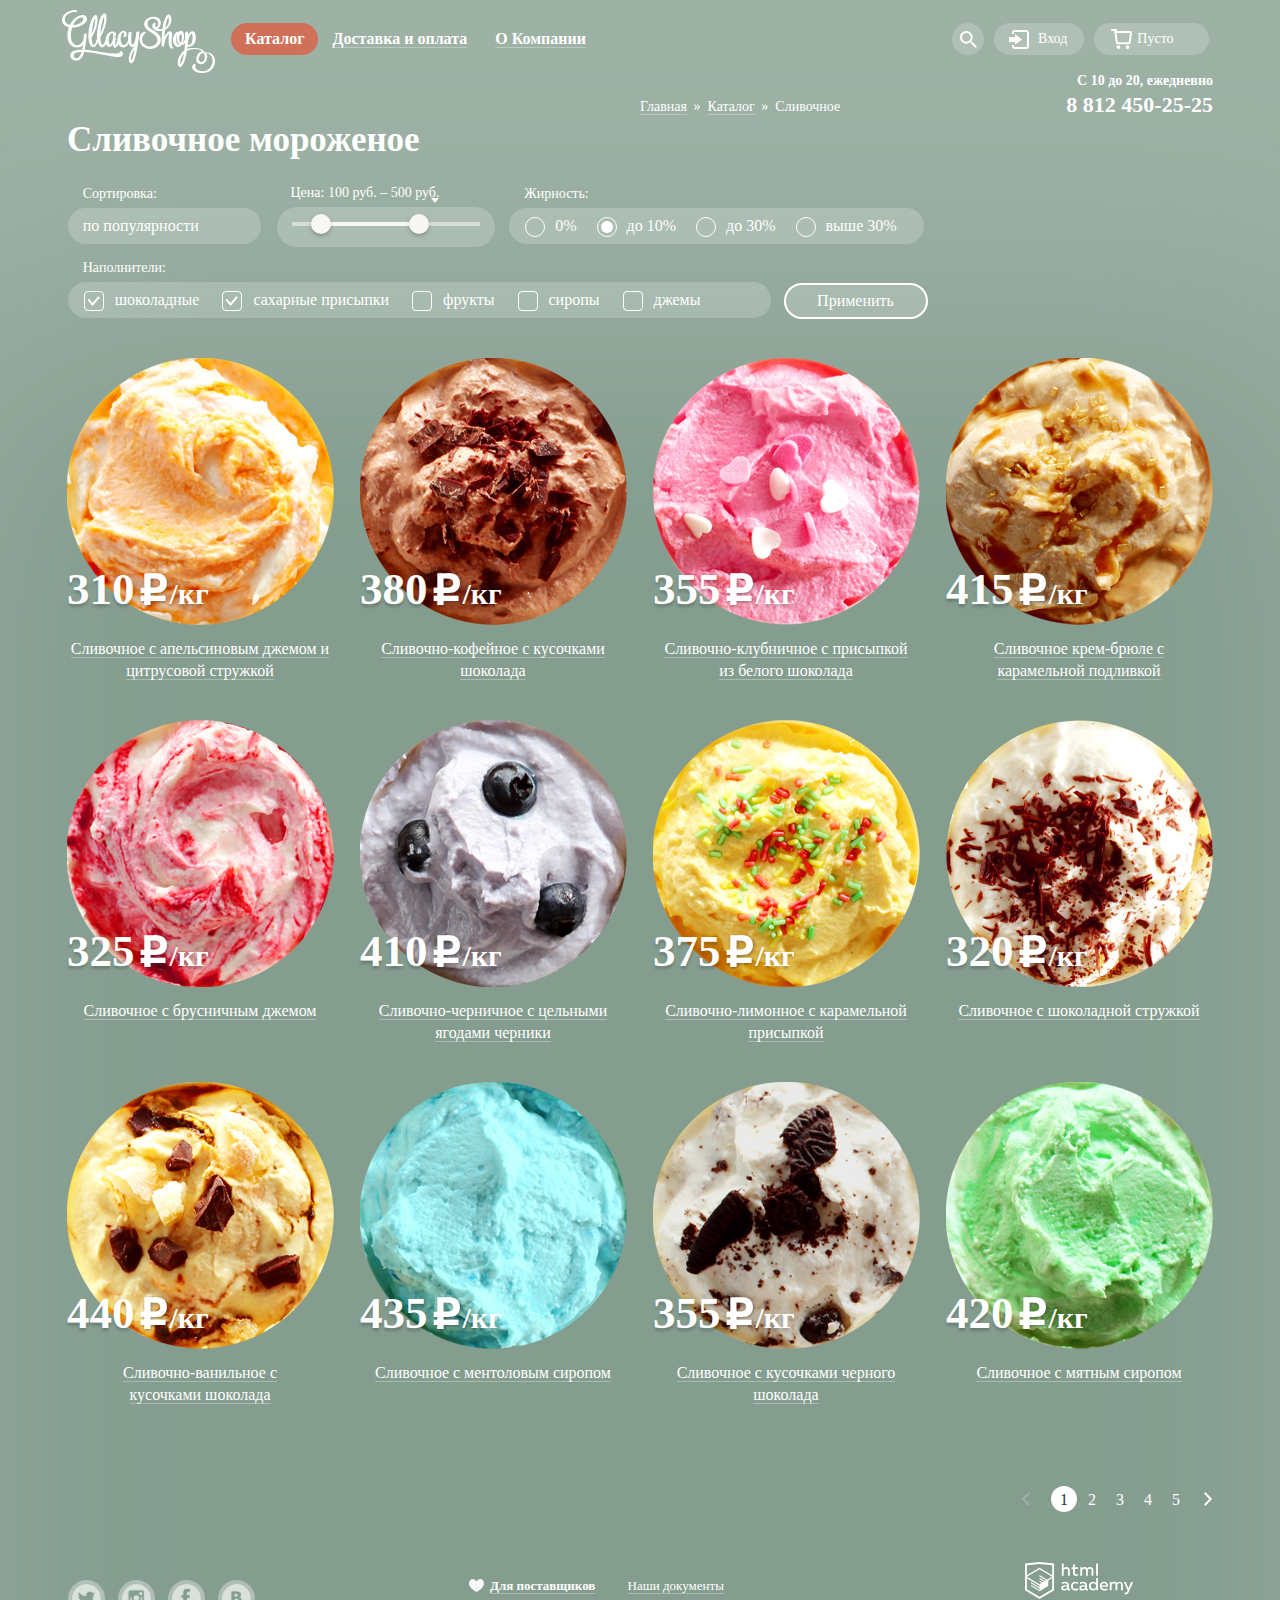
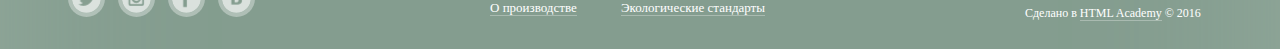
<file: catalog.html>
<!DOCTYPE html>
<html lang="ru">
  <head>
    <meta charset="utf-8">
    <title>Глейси</title>
    <link rel="stylesheet" href="css/normalize.css">
    <link href="css/style.css" rel="stylesheet">
  </head>
  <body class="catalog">
    <header class="main-header">
      <div class="container clearfix">
        <a class="logo-small" href="#"><img src="img/logo-small.svg" alt="Логотипчик"></a>
        <nav class="main-navigation">
          <ul>
            <li class="main-navigation-li">
              <a class="main-navigation-a highlighted" href="#">Каталог</a>
              <ul class="main-navigation-sub">
                <li><a class="sub-a sub-a-first" href="#">Новинки</a></li>
                <li><a class="sub-a" href="#">Сливочное</a></li>
                <li><a class="sub-a" href="#">Щербеты</a></li>
                <li><a class="sub-a" href="#">Фруктовый лед</a></li>
                <li><a class="sub-a" href="#">Мелорин</a></li>
              </ul>
            </li>
            <li>
              <a class="main-navigation-a" href="#">Доставка и оплата</a>
            </li>
            <li>
              <a class="main-navigation-a" href="#">О Компании</a>
            </li>
          </ul>
        </nav>
        <div class="user-block">
          <div class="user-block-search">
            <div class="search">
              <form action="#" method="post">
                <input type="search" placeholder="Что ищем?" value="" name="search-stuff">
              </form>
            </div>
          </div>
          <div class="user-block-login">
            <div class="login">
              <a class="login-btn" href="#">
                Вход
              </a>
              <div class="modal-content">
                <form class="login-form" action="https://echo.htmlacademy.ru" method="post">
                  <input class="icon-user" type="text" name="login" placeholder="Электронная почта">
                  <input class="icon-password" type="password"  name="password" placeholder="Пароль">
                  <button class="login-form-btn" type="submit">Войти</button>
                  <a class="restore" href="#">Забыли пароль?</a>
                  <a class="new-reg" href="#">Новая регистрация</a>
                </form>
              </div>
            </div>
          </div>
          <div class="user-block-purchases">
            <div class="purchases">
              <a class="purchases-view" href="#">
              Пусто
              </a>
            </div>
          </div>
        </div>
        <div class="info">
          <p>С 10 до 20, ежедневно</p>
          <p>8 812 450-25-25</p>
        </div>
      </div>
    </header>
    <div class="catalog-content">
      <main class="container clearfix">
        <ul class="catalog-content-breadcrumbs">
          <li class="breadcrumbs-arrow">
            <a href="#">Главная</a>
          </li>
          <li class="breadcrumbs-arrow">
            <a href="#">Каталог</a>
          </li>
          <li>
            <a class="breadcrumbs-highlighted" href="#">Сливочное</a>
          </li>
        </ul>
        <br>
        <h1 class="catalog-content-title">Сливочное мороженое</h1>
        <form class="catalog-form" action="#" method="post" enctype="multipart/form-data">
          <fieldset class="filter-sorting">
            <legend class="filter-name">Сортировка:</legend>
            <label>
              <select name="filter-name">
                <option value="popularity">по популярности</option>
              </select>
              <span class="arrow-top"></span>
            </label>
          </fieldset>
          <fieldset class="filter-price">
            <legend class="filter-name">Цена: 100 руб. – 500 руб.</legend>
            <input type="range" name="filter-price"><div class="range-half-white"><div class="range-white"><div class="range-left"></div><div class="range-right"></div></div></div>
          </fieldset>
          <fieldset class="filter-fatness">
            <legend class="filter-name">Жирность:</legend>
            <div class="filter-fatness-back">
              <input type="radio" id="fat-0" name="fatness" value="0">
              <label for="fat-0"><span></span>0%</label>
                <input type="radio" id="fat-10" name="fatness" value="upon-10" checked>
              <label for="fat-10"><span ></span>до 10%</label>
                <input type="radio" id="fat-30" name="fatness" value="upon-30">
              <label for="fat-30"><span></span>до 30%</label>
                <input type="radio" id="fat-more-30" name="fatness" value="above-30">
              <label for="fat-more-30"><span></span>выше 30%</label>
            </div>
          </fieldset>
          <fieldset class="filter-fill">
            <legend class="filter-name">Наполнители:</legend>
            <div class="filter-fill-back">
              <input type="checkbox" id="fill-choko" name="fill" value="chocolate" checked>
              <label for="fill-choko"><span></span>шоколадные</label>
              <input type="checkbox" id="fill-sugar" name="fill" value="powder" checked>
              <label for="fill-sugar"><span></span>сахарные присыпки</label>
              <input type="checkbox" id="fill-fruit" name="fill" value="fruit">
              <label for="fill-fruit"><span></span>фрукты</label>
              <input type="checkbox" id="fill-syrop" name="fill" value="syrop">
              <label for="fill-syrop"><span></span>сиропы</label>
              <input type="checkbox" id="fill-jam" name="fill" value="jam">
              <label for="fill-jam"><span></span>джемы</label>
            </div>
          </fieldset>
          <input class="catalog-form-btn" type="submit" value="Применить">
        </form>
        <div class="catalog-showcase clearfix">
          <article class="catalog-showcase-item">
            <div class="showcase-photo">
              <img src="img/icecream-1.png" width="267" height="267" alt="Итем-1">
              <div class="showcase-price">
                <p>310<span>/кг</span></p>
              </div>
            </div>  
            <div class="showcase-description">
              <a href="#" class="item-name">Сливочное с апельсиновым джемом и цитрусовой стружкой</a>
              <a href="#" class="item-btn">Быстрый просмотр</a>
            </div>
            <div class="item-bg"></div>
          </article>
          <article class="catalog-showcase-item">
            <div class="showcase-photo">
              <img src="img/icecream-2.png" width="267" height="267" alt="Итем-2">
              <div class="showcase-price">
                <p>380<span>/кг</span></p>
              </div>
            </div>  
            <div class="showcase-description">
              <a href="#" class="item-name">Сливочно-кофейное с кусочками шоколада</a>
              <a href="#" class="item-btn">Быстрый просмотр</a>
            </div>
            <div class="item-bg"></div>
          </article>
          <article class="catalog-showcase-item">
            <div class="showcase-photo">
              <img src="img/icecream-3.png" width="267" height="267" alt="Итем-3">
              <div class="showcase-price">
                <p>355<span>/кг</span></p>
              </div>
            </div>  
            <div class="showcase-description">
              <a href="#" class="item-name">Сливочно-клубничное с присыпкой из белого шоколада</a>
              <a href="#" class="item-btn">Быстрый просмотр</a>
            </div>
            <div class="item-bg"></div>
          </article>
          <article class="catalog-showcase-item">
            <div class="showcase-photo">
              <img src="img/icecream-4.png" width="267" height="267" alt="Итем-4">
              <div class="showcase-price">
                <p>415<span>/кг</span></p>
              </div>
            </div>  
            <div class="showcase-description">
              <a href="#" class="item-name">Сливочное крем-брюле с карамельной подливкой</a>
              <a href="#" class="item-btn">Быстрый просмотр</a>
            </div>
            <div class="item-bg"></div>
          </article>
          <article class="catalog-showcase-item">
            <div class="showcase-photo">
              <img src="img/icecream-5.png" width="267" height="267" alt="Итем-5">
              <div class="showcase-price">
                <p>325<span>/кг</span></p>
              </div>
            </div>  
            <div class="showcase-description">
              <a href="#" class="item-name">Сливочное с брусничным джемом</a>
              <a href="#" class="item-btn">Быстрый просмотр</a>
            </div>
            <div class="item-bg"></div>
          </article>
          <article class="catalog-showcase-item">
            <div class="showcase-photo">
              <img src="img/icecream-6.png" width="267" height="267" alt="Итем-6">
              <div class="showcase-price">
                <p>410<span>/кг</span></p>
              </div>
            </div>  
            <div class="showcase-description">
              <a href="#" class="item-name">Сливочно-черничное с цельными ягодами черники</a>
              <a href="#" class="item-btn">Быстрый просмотр</a>
            </div>
            <div class="item-bg"></div>
          </article>
          <article class="catalog-showcase-item">
            <div class="showcase-photo">
              <img src="img/icecream-7.png" width="267" height="267" alt="Итем-7">
              <div class="showcase-price">
                <p>375<span>/кг</span></p>
              </div>
            </div>  
            <div class="showcase-description">
              <a href="#" class="item-name">Сливочно-лимонное с карамельной присыпкой</a>
              <a href="#" class="item-btn">Быстрый просмотр</a>
            </div>
            <div class="item-bg"></div>
          </article>
          <article class="catalog-showcase-item">
            <div class="showcase-photo">
              <img src="img/icecream-8.png" width="267" height="267" alt="Итем-8">
              <div class="showcase-price">
                <p>320<span>/кг</span></p>
              </div>
            </div>  
            <div class="showcase-description">
              <a href="#" class="item-name">Сливочное с шоколадной стружкой</a>
              <a href="#" class="item-btn">Быстрый просмотр</a>
            </div>
            <div class="item-bg"></div>
          </article>
          <article class="catalog-showcase-item">
            <div class="showcase-photo">
              <img src="img/icecream-9.png" width="267" height="267" alt="Итем-9">
              <div class="showcase-price">
                <p>440<span>/кг</span></p>
              </div>
            </div>  
            <div class="showcase-description">
              <a href="#" class="item-name">Сливочно-ванильное с<br>кусочками шоколада</a>
              <a href="#" class="item-btn">Быстрый просмотр</a>
            </div>
            <div class="item-bg"></div>
          </article>
          <article class="catalog-showcase-item">
            <div class="showcase-photo">
              <img src="img/icecream-10.png" width="267" height="267" alt="Итем-10">
              <div class="showcase-price">
                <p>435<span>/кг</span></p>
              </div>
            </div>  
            <div class="showcase-description">
              <a href="#" class="item-name">Сливочноe с ментоловым сиропом</a>
              <a href="#" class="item-btn">Быстрый просмотр</a>
            </div>
            <div class="item-bg"></div>
          </article>
          <article class="catalog-showcase-item">
            <div class="showcase-photo">
              <img src="img/icecream-11.png" width="267" height="267" alt="Итем-11">
              <div class="showcase-price">
                <p>355<span>/кг</span></p>
              </div>
            </div>  
            <div class="showcase-description">
              <a href="#" class="item-name">Сливочное с кусочками черного шоколада</a>
              <a href="#" class="item-btn">Быстрый просмотр</a>
            </div>
            <div class="item-bg"></div>
          </article>
          <article class="catalog-showcase-item">
            <div class="showcase-photo">
              <img src="img/icecream-12.png" width="267" height="267" alt="Итем-12">
              <div class="showcase-price">
                <p>420<span>/кг</span></p>
              </div>
            </div>  
            <div class="showcase-description">
              <a href="#" class="item-name">Сливочное с мятным сиропом</a>
              <a href="#" class="item-btn">Быстрый просмотр</a>
            </div>
            <div class="item-bg"></div>
          </article>
        </div>
        <ul class="catalog-content-pages">
          <li>
            <a class="pages-prev prev-highlighed" href="#"></a>
          </li>
          <li>
            <a class="pages-highlighted" href="#">1</a>
          </li>
          <li>
            <a href="#">2</a>
          </li>
          <li>
            <a href="#">3</a>
          </li>
          <li>
            <a href="#">4</a>
          </li>
          <li>
            <a href="#">5</a>
          </li>
          <li>
            <a class="pages-next" href="#"></a>
          </li>
        </ul>
      </main>
    </div>
    <footer class="main-footer">
      <div class="container clearfix">
        <section class="footer-social">
          <a class="social-btn social-btn-twit" href="#">Твиттер</a>
          <a class="social-btn social-btn-inst" href="#">Инстаграм</a>
          <a class="social-btn social-btn-fb" href="#">Фейсбук</a>
          <a class="social-btn social-btn-vk" href="#">Вконтакте</a>
        </section>
        <section class="footer-about-us">
          <a href="#">Для поставщиков</a>
          <a href="#">Наши документы</a>
          <a href="#">О производстве</a>
          <a href="#">Экологические стандарты</a>
        </section>
        <section class="footer-copyright">
          <div><img src="img/logo-made-in.svg" alt="HTML Academy"></div>
          <div>Сделано в <a class="btn" href="https://htmlacademy.ru">HTML Academy</a> © 2016</div>
        </section>
      </div>
    </footer>
  </body>
</html>
</file>
<file: css/style.css>
body {
	font-size: 16px;
	line-height: 22px;
	color: #fff;
	font-weight: medium;
	font-family: "Roboto";
	margin: 0;
	padding: 0;
}

.index {
	background: #849d8f url("../img/icecream-background-1.png") no-repeat center 0;
}

.catalog {
	background: #849d8f;
	box-shadow: inset 0px 400px 500px -60px #9db1a5;
}

h1 {
	font-size: 35px;
	line-height: 41px;
	font-weight: bold;
}

h2 {
	font-size: 24px;
	line-height: 30px;
	font-weight: medium;
	color: #323232;
}

iframe {
	border: none;
	width: 100%;
}

.clearfix::after {
	content: "";
	display: table;
	clear: both;
}

.main-header {
}

.container {
	width: 1200px;
	margin: 0 auto;
	padding: 0 10px;
}

.logo-small {
	float: left;
	margin-left: 22px;
	margin-top: 10px;
	width: 155px;
	height: 56px;
}

.main-navigation {
	margin: 23px 14px;
	float: left;
}

.main-navigation ul {
  margin: 0;
  padding: 0;
  list-style: none;
  font-size: 0;
}

.main-navigation-li {
	padding-bottom: 10px;
}

.main-navigation  li {
	display: inline-block;
	position: relative;
	font-size: 16px;
}

.main-navigation-a {
	display: block;
	padding-top: 7px;
	padding-bottom: 8px;
	padding-left: 14px;;
	padding-right: 14px;;
	font-weight: bold;
	text-decoration: none;
	color: #ffffff;
	line-height: 17px;
  -webkit-border-radius: 16px;
  -moz-border-radius: 16px;
  border-radius: 16px;
}

.main-navigation-a::after {
	content: "";
	display: block;
	width: 100%;
	height: 100%;
	border-bottom: 1px solid rgba(255,255,255,0.3);
}

.main-navigation-a:hover {
	color: #323232;
	background-color: #f8f7f4;
}

.main-navigation-a.highlighted {
 	background-color: #d07058;
}

.main-navigation-a.highlighted:hover {
 	background-color: #f8f7f4;
}

.main-navigation-a:active {
	color: #323232;
	background: #ffffff;
	box-shadow: inset 0px 2px 3px #323232;
}

.main-navigation-a.highlighted::after {
	border: none;
}

.main-navigation-sub {
	display: none;
	position: absolute;
	top: 38px;
	left: -8px;
	width: 140px;
	height: 170px;
	border-radius: 6px;
	line-height: 16px;
	font-weight: normal;
	color: #323232;
  background: #f8f7f4;
  box-shadow: 0 20px 20px 0.5px rgba(0, 0, 0, 0.3); 
}

.sub-a {
	display: inline-block;
	padding-top: 7px;
	padding-bottom: 6px;
	padding-left: 18px;
	width: 122px;
	font-size: 14px;
	color: #323232;
	text-decoration: none;
	border: none;
}

.sub-a-first {
	position: relative;
	margin-top: 5px;
	margin-bottom: 13px;
	font-weight: bold;
}

.sub-a-first:after {
	content: "";
	position: absolute;
	display: block;
	top: 36px;
	left: 6px;
	width: 128px;
	height: 1px;
	background-color: #d1d0ce;
}

.main-navigation li:hover .main-navigation-sub {
	display: block;
	z-index: 11;
}

.main-navigation-sub .sub-a:hover {
	background-color: #fbded7;
}

.main-navigation-sub .sub-a:active {
	background-color: #f6b5a5;
}

.user-block {
	float: right;
	margin-top: 8px;
	width: 288px;
	font-weight: 500;
}

.user-block-search {
	float: left;
	padding-bottom: 5px;
}

.user-block-search form {
	display: none;
}

.user-block-search:hover form {
	content: "";
	position: absolute;
	display: block;
	top: 36px;
	right: 0px;
	width: 340px;
	height: 85px;
	border-radius: 6px;
	background-color: #f8f7f4;
  box-shadow: 0 20px 20px 0.5px rgba(0, 0, 0, 0.3); 
}

.search form input {
	margin-top: 20px;
	margin-left: 15px;
	padding-left: 15px;
	width: 310px;
	height: 45px;
	border-radius: 6px;
	font-weight: normal;
	color: 999999;
	border: solid 1px #d1d0ce;
}

.search {
	position: relative;
	float: left;
	margin-top: 15px;
	margin-right: 10px;
	padding: 16px 16px;
	border-radius: 16px;
	background: rgba(255, 255, 255, 0.2) url("../img/icon-search.svg") no-repeat center;
	cursor: pointer;
}

.search:hover {
	background: #f7f6f3 url("../img/icon-search-black.svg") no-repeat center;
}

.user-block-login {
	float: left;
	padding-bottom: 5px;
}

.login {
	position: relative;
}

.login-btn {
	float: left;
	margin-top: 15px;
	margin-right: 10px;
	padding: 5px 17px;
	padding-left: 44px;
	font-size: 14px;
	text-decoration: none;
	color: #ffffff;
	border-radius: 16px;
	background: rgba(255, 255, 255, 0.2) url("../img/icon-login.svg") no-repeat 22% 50%;
}

.login-btn:hover {
	color: #323232;
	background: #f7f6f3 url("../img/icon-login-black.svg") no-repeat 22% 50%;
}

.modal-content {
	display: none;
}

.user-block-login:hover .modal-content {
	content: "";
	position: absolute;
	display: block;
	top: 51px;
	right: 0px;
	width: 275px;
	height: 215px;
	border-radius: 6px;
	background-color: #f8f7f4;
  box-shadow: 0 20px 20px 0.5px rgba(0, 0, 0, 0.3); 
}

.icon-user {
	margin-top: 20px;
	margin-left: 20px;
	padding-left: 15px;
	width: 218px;
	height: 45px;
	border-radius: 6px;
	font-weight: normal;
	color: 999999;
	border: solid 1px #d1d0ce;
}

.icon-password {
	margin-top: 20px;
	margin-left: 20px;
	padding-left: 15px;
	width: 218px;
	height: 45px;
	border-radius: 6px;
	font-weight: normal;
	color: 999999;
	border: solid 1px #d1d0ce;
}

.login-form-btn {
	float: left;
	margin: 17px 20px;
	padding: 0px 18px;
	border-radius: 23px;
	text-align: center;
	font-size: 18px;
	line-height: 40px;
	font-weight: bold;
	text-decoration: none;
	color: #ffffff;
	background: #e74b36;
	border: none;
	box-shadow: 0px 1px 4px #ac1000,
	inset 0px 55px 20px -30px #f26843;
}

.login-form-btn:hover {
	background: #ec6f5e;
	box-shadow: 0px 2px 3px #ac1000,
	inset 0px 90px 30px -60px #f58569;
}

.login-form-btn:active {
	background: #f26843;
	box-shadow: inset 0px 2px 3px #ac1000,
	inset 0px 90px 30px -60px #e74b36;
}

.restore {
	float: left;
	margin-top: 15px;
	font-size: 13px;
	color: #323232;
}

.restore:hover {
	color: #e84d37;
}

.restore:active {
	color: #e84d37;
}

.new-reg {
	float: left;
	margin-top: -3px;
	font-size: 13px;
	color: #323232;
}

.new-reg:hover {
	color: #e84d37;
}

.new-reg:active {
	color: #e84d37;
}


.purchases-view {
	float: left;
	margin-top: 15px;
	padding: 5px 35px;
	padding-left: 43px;
	font-size: 14px;
	text-decoration: none;
	color: #ffffff;
	border-radius: 16px;
	background: rgba(255, 255, 255, 0.2) url("../img/icon-purchases.svg") no-repeat 18% 50%;
}

.purchases-view:hover {
	color: #323232;
	background: #f7f6f3 url("../img/icon-purchases-black.svg") no-repeat 18% 50%;
}

.purchases-highlighted .purchases-view {
	padding-right: 16px;
	color: #323232;
	background: #f8f7f4 url("../img/icon-purchases-highlighted.png") no-repeat 17% 50%;
}

.purchases-highlighted .purchases-view:hover {
	background: #f8f7f4 url("../img/icon-purchases-highlighted.png") no-repeat 17% 50%;
}

.purchases-container {
	display: none;
}

.user-block-purchases:hover .purchases-container {
	display: block;
	position: absolute;
	top: 35px;
	right: 0;
}

.info {
	clear: right;
	float: right;
	margin-right: 27px;
	margin-top: 5px;
	text-align: right;
	line-height: 4px;
	font-weight: bold;
}

.info p:first-child {
	font-size: 14px;
}

.info p:last-child {
	line-height: 0px;
	font-size: 22px;
}


.catalog-content-breadcrumbs {
	display: inline-block;
	margin-left: 17px;
	margin-bottom: 17px;
	padding: 0 6px;
}

.catalog-content-breadcrumbs ul {
  margin: 0;
  padding: 0;
  list-style: none;
  font-size: 0;
}

.catalog-content-breadcrumbs li {
	display: inline-block;
	font-size: 14px;
	line-height: 22px;
	vertical-align: top;
}

.breadcrumbs-arrow::after {
	content: "»";
}

.catalog-content-breadcrumbs a {
	margin-left: 3px;
	margin-right: 3px;
	text-decoration: none;
	color: #ffffff;
	border-bottom: 1px solid rgba(255,255,255,0.3);
}

.catalog-content-breadcrumbs a:hover:not(.breadcrumbs-highlighted) {
	color: #ffbc9e;
	border-bottom: 1px solid #ffbc9e;
}

a.breadcrumbs-highlighted {
	border: none;
}

.slider {
	margin-top: 285px;
	margin-bottom: 40px;
}

.slide-text {
	width: 670px;
	min-height: 110px;
	margin-left: auto;
	margin-right: auto;
	margin-top: -20px;
	margin-bottom: 30px;
	text-align: center;
	font-size: 60px;
	line-height: 60px;
	font-weight: bold;
}

.slide-2 {
	display: none;
	width: 670px;
	min-height: 110px;
	margin-left: auto;
	margin-right: auto;
	margin-bottom: 30px;
	outline: solid rgba(128, 128, 0, 1) 3px;
	background: rgba(128, 128, 0, 0.2);
}

.slide-3 {
	display: none;
	width: 670px;
	min-height: 110px;
	margin-left: auto;
	margin-right: auto;
	margin-bottom: 30px;
	outline: solid rgba(128, 128, 0, 1) 3px;
	background: rgba(128, 128, 0, 0.2);
}

.slide-buy {
	display: block;
	width: 280px;
	min-height: 65px;
	border-radius: 33px;
	margin-left: auto;
	margin-right: auto;
	text-align: center;
	font-size: 32px;
	line-height: 60px;
	font-weight: bold;
	text-decoration: none;
	text-shadow: 0px 3px 3px rgba(0,0,0,0.2);
	color: #ffffff;
	background: #e74b36;
	box-shadow: 0px 1px 4px #ac1000,
	inset 0px 90px 30px -60px #f26843;
}

.slide-buy:hover {
	background: #ec6f5e;
	box-shadow: 0px 2px 3px #ac1000,
	inset 0px 90px 30px -60px #f58569;
}

.slide-buy:active {
	background: #f26843;
	box-shadow: inset 0px 2px 3px #ac1000,
	inset 0px 90px 30px -60px #e74b36;
}

.slides-controler {
	float: left;
	min-height: 20px;
	margin-top: -43px;
	margin-left: 28px;
}

.slides-controler input {
 display: none;
}

.slides-controler-btn {
	display: inline-block;
	margin-right: 5px;
  width: 16px;
  height: 16px;
  border-radius: 50%;
  border: solid #ffffff 2px;
  cursor: pointer;
}

.slides-controler-btn:hover:not(.first-slide) {
	background: rgba(250, 250, 250, 0.3);
}

.first-slide {
	background: #ffffff;
}

.index-offer {
	margin: 0 auto;
	padding: 0 10px;
	margin-bottom: 40px;
}

.index-offer-left {
	float: left;
	width: 560px;
	min-height: 228px;
	border-radius: 16px;
	margin-left: 17px;
	background: transparent url("../img/offer-background-1.jpg");
}

.index-offer-name {
	margin-left: 19px;
	margin-top: 25px;
	font-size: 35px;
	font-weight: bold;
}

.index-offer-text {
	margin-left: 19px;
	margin-top: 25px;
	font-size: 18px;
	font-weight: bold;
}

.index-offer-right {
	float: right;
	width: 560px;
	min-height: 228px;
	border-radius: 16px;
	margin-right: 17px;
	background: transparent url("../img/offer-background-2.jpg");
}

.index-offer-buy {
	display: block;
	float: right;
	padding: 0px 22px;
	margin-top: 26px;
	margin-right: 21px;
	border-radius: 23px;
	text-align: center;
	font-size: 18px;
	line-height: 45px;
	font-weight: bold;
	text-decoration: none;
	color: #ffffff;
	background: #e74b36;
	box-shadow: 0px 1px 4px #ac1000,
	inset 0px 55px 20px -30px #f26843;
}

.index-offer-buy:hover {
	background: #ec6f5e;
	box-shadow: 0px 2px 3px #ac1000,
	inset 0px 90px 30px -60px #f58569;
}

.index-offer-buy:active {
	background: #f26843;
	box-shadow: inset 0px 2px 3px #ac1000,
	inset 0px 90px 30px -60px #e74b36;
}

.index-showcase {
	width: 1140px;
	margin: 0 auto;
	padding: 0 10px;
	margin-bottom: 38px;
}

.catalog-showcase {
	width: 1140px;
	margin: 0 auto;
	padding: 0 10px;
	margin-bottom: 30px;
}

.index-showcase-item {
	position: relative;
	float: left;
	width: 260px;
	min-height: 325px;
	margin-right: 33px;
}


.catalog-showcase-item {
	position: relative;
	float: left;
	width: 260px;
	min-height: 325px;
	margin-right: 33px;
	margin-bottom: 37px;
	z-index: 2;
}

.catalog-showcase-item:nth-child(4n) {
	margin-right: 0;
}

.showcase-price {
	margin-top: -50px;
}

.showcase-photo {
	margin-top: 1px;
	margin-left: -3px;
}

.hit:after {
	position: absolute;
	content: "";
	top: 1px;
	left: -8px;
	width: 70px;
	height: 61px;
	background: transparent url("../img/sticker.png") no-repeat center;
}

.showcase-price {
	position: absolute;
	top: 226px;
	font-size: 45px;
	font-weight: bold;
	text-shadow: 0px 3px 3px rgba(0,0,0,0.2);
	background: transparent url("../img/icon-ruble.svg") no-repeat 66% 49%;
}

.showcase-price span {
	display: inline-block;
	margin-left: 35px;
	font-size: 30px;
}

.showcase-description {
	margin-top: 7px;
	text-align: center;
}

.index-showcase-item a {
	text-decoration: none;
	color: #ffffff;
	border-bottom: 1px solid rgba(255,255,255,0.3);
}

.item-name {
	text-decoration: none;
	color: #ffffff;
	border-bottom: 1px solid rgba(255,255,255,0.3);
}

.item-btn {
	display: none;
	position: absolute;
  bottom: -65px;
  left: 28px;
	padding: 0px 18px;
	border-radius: 23px;
	text-align: center;
	font-size: 18px;
	line-height: 45px;
	font-weight: bold;
	text-decoration: none;
	color: #ffffff;
	background: #e74b36;
	border: none;
	box-shadow: 0px 1px 4px #ac1000,
	inset 0px 55px 20px -30px #f26843;
}

.item-btn:hover {
	background: #ec6f5e;
	box-shadow: 0px 2px 3px #ac1000,
	inset 0px 90px 30px -60px #f58569;
}

.item-btn:active {
	background: #f26843;
	box-shadow: inset 0px 2px 3px #ac1000,
	inset 0px 90px 30px -60px #e74b36;
}

.item-bg {
  display: none;
  position: absolute;
  left: -16px;
  top: -11px;
  padding: 10px;
  padding-bottom: 50px;
  width: 105%;
  height: 110%;
	border-radius: 8px;
  background-color: rgba(255, 255, 255, 0.4);
  z-index: -1;
  box-shadow: 0 30px 30px 0.5px rgba(0, 0, 0, 0.15); 
}

.catalog-showcase-item:hover {
	z-index: 10;
}

.index-showcase-item:hover {
	z-index: 10;
}

.catalog-showcase-item:hover .item-name {
	border: none;
}

.index-showcase-item:hover .item-name {
	border: none;
}

.catalog-showcase-item:hover .item-btn {
  display: block;
}

.index-showcase-item:hover .item-btn {
  display: block;
}

.catalog-showcase-item:hover .item-bg {
  display: block;
}

.index-showcase-item:hover .item-bg {
  display: block;
}

.index-showcase-item:last-child {
	margin-right: 0;
}

.features {
	width: 1105px;
	height: 285px;
	margin: 0 auto;
	padding: 10px 20px;
	margin-bottom: 41px;
	border-radius: 16px;
	background: transparent url("../img/features-background.jpg");
}

.features-name {
	display: block;
	margin-top: 14px;
	margin-left: auto;
	margin-right: auto;
}

.features-text {
	position: relative;
	display: inline-block;
	float: left;
	width: 476px;
	margin-top: 2px;
	margin-bottom: 20px;
	margin-right: 35px;
	padding-left: 56px;
	font-size: 16px;
	color: #323232;
}

.icon-icecream:after {
	position: absolute;
	top: -13px;
	left: 0;
	content: "";
	width: 48px;
	height: 48px;
	background: transparent url("../img/icon-icecream.svg") no-repeat center;
}

.icon-cow:after {
	position: absolute;
	top: -13px;
	left: 0;
	content: "";
	width: 48px;
	height: 48px;
	background: transparent url("../img/icon-cow.svg") no-repeat center;
}

.icon-leaf:after {
	position: absolute;
	top: -13px;
	left: 0;
	content: "";
	width: 48px;
	height: 48px;
	background: transparent url("../img/icon-leaf.svg") no-repeat center;
}

.icon-thermometer:after {
	position: absolute;
	top: -13px;
	left: 0;
	content: "";
	width: 48px;
	height: 48px;
	background: transparent url("../img/icon-thermometer.svg") no-repeat center;
}

.features-text:nth-child(odd) {
	margin-right: 0px;
}

.index-news {
	margin: 0 auto;
	padding: 0 10px;
	margin-bottom: 40px;
}

.index-news-left {
	float: left;
	width: 560px;
	min-height: 220px;
	margin-left: 17px;
	border-radius: 16px;
	background: transparent url("../img/news-background.jpg");
}

.index-news-name {
	float: left;
	margin-top: 23px;
	margin-left: 20px;
	font-weight: 500;
	color: #323232;
}

.index-news-link {
	float: left;
	clear: left;
	margin-top: 4px;
	margin-left: 20px;
	line-height: 30px;
	font-size: 24px;
	font-weight: bold;
	color: #323232;
}

.index-news-link:hover {
	color: #e84d37;
}

.index-news-right {
	float: right;
	width: 560px;
	min-height: 220px;
	margin-right: 17px;
	border-radius: 16px;
	background: transparent url("../img/mail-background.jpg");
}

.index-news-text {
	float: left;
	margin-top: 34px;
	margin-left: 27px;
	margin-right: 27px;
	color: #5a5a5a;
}

.index-news-form input {
  float: left;
  width: 339px;
	margin-left: 25px;
	margin-top: 20px;
  padding: 10px 14px;
  border-radius: 5px;
  color: #999999;
  background: #ffffff;
  text-transform: inherit;
  background-color: #f9f6f3;
  border: 1px solid #d3d3d2;
  outline: none;
}

.index-news-btn {
	display: block;
	float: right;
	padding: 0px 18px;
	margin-top: 19px;
	margin-right: 26px;
	border-radius: 23px;
	text-align: center;
	font-size: 18px;
	line-height: 45px;
	font-weight: bold;
	text-decoration: none;
	color: #ffffff;
	background: #e74b36;
	border: none;
	box-shadow: 0px 1px 4px #ac1000,
	inset 0px 55px 20px -30px #f26843;
}

.index-news-btn:hover {
	cursor: pointer;
	background: #ec6f5e;
	box-shadow: 0px 2px 3px #ac1000,
	inset 0px 90px 30px -60px #f58569;
}

.index-news-btn:active {
	background: #f26843;
	box-shadow: inset 0px 2px 3px #ac1000,
	inset 0px 90px 30px -60px #e74b36;
}

.index-map {
	position: relative;
	width: 1005;
	min-height: 430px;
	margin: 0 auto;
	padding: 0;
}

.index-adress {
	position: absolute;
	float: left;
	margin-top: 62px;
	margin-left: 872px;
	padding-top: 29px;
	padding-left: 25px;
	width: 276px;
	border-radius:12px;
	line-height: 20px;
	font-size: 14px;
	color: #323232;
	background: #ffffff;
}

.index-adress div {
	display: inline-block;
}

.index-adress b {
	display: inline-block;
	margin-top: 1px;
	margin-bottom: 2px;
	line-height: 24px;
	font-size: 18px;
}

.index-adress p {
	display: inline-block;
	margin-top: 16px;
	margin-bottom: 3px;
}

.index-adress span {
	display: inline-block;
}

.index-adress a {
	display: inline-block;
}

.index-feedback {
	display: inline-block;
	padding: 0px 27px;
	margin-top: 24px;
	margin-bottom: 30px;
	border-radius: 23px;
	text-align: center;
	font-size: 18px;
	line-height: 45px;
	font-weight: bold;
	text-decoration: none;
	color: #ffffff;
	background: #e74b36;
	border: none;
	box-shadow: 0px 1px 4px #ac1000,
	inset 0px 55px 20px -30px #f26843;
}

.index-feedback:hover {
	background: #ec6f5e;
	box-shadow: 0px 2px 3px #ac1000,
	inset 0px 90px 30px -60px #f58569;
}

.index-feedback:active {
	background: #f26843;
	box-shadow: inset 0px 2px 3px #ac1000,
	inset 0px 90px 30px -60px #e74b36;
}

.main-footer {
	min-height: 100px;
}

.footer-social {
	float: left;
	min-height: 36px;
	margin-top: 35px;
	margin-left: 32px;
}

.social-btn {
	display: inline-block;
	margin-right: 17px;
	width: 29px;
	height: 29px;
}

.social-btn-twit {
	background-image: url("../img/icon-twitter.svg");
	background-position: center;
	background-repeat: no-repeat;
	text-indent: -9999px;
	border-radius: 50%;
	opacity: 0.7;
	box-shadow: 0 0 0 4px rgba(255, 255, 255, 0.5);
}

.social-btn-twit:hover {
	opacity: 1;
}

.social-btn-twit:active {
	opacity: 1;
	box-shadow: 0 0 0 4px rgba(255, 255, 255, 0.5),
				inset 0px 2px 6px #323232;
}

.social-btn-inst {
	background-image: url("../img/icon-inst.svg");
	background-position: center;
	background-repeat: no-repeat;
	text-indent: -9999px;
	border-radius: 50%;
	opacity: 0.7;
	box-shadow: 0 0 0 4px rgba(255, 255, 255, 0.5);
}

.social-btn-inst:hover {
	opacity: 1;
}

.social-btn-inst:active {
	opacity: 1;
	box-shadow: 0 0 0 4px rgba(255, 255, 255, 0.5),
				inset 0px 2px 6px #323232;
}

.social-btn-fb {
	background-image: url("../img/icon-fb.svg");
	background-position: center;
	background-repeat: no-repeat;
	text-indent: -9999px;
	border-radius: 50%;
	opacity: 0.7;
	box-shadow: 0 0 0 4px rgba(255, 255, 255, 0.5);
}

.social-btn-fb:hover {
	opacity: 1;
}

.social-btn-fb:active {
	opacity: 1;
	box-shadow: 0 0 0 4px rgba(255, 255, 255, 0.5),
				inset 0px 2px 6px #323232;
}

.social-btn-vk {
	background-image: url("../img/icon-vk.svg");
	background-position: center;
	background-repeat: no-repeat;
	text-indent: -9999px; 
	border-radius: 50%;
	opacity: 0.7;
	box-shadow: 0 0 0 4px rgba(255, 255, 255, 0.5);
 }

.social-btn-vk:hover {
	opacity: 1;
}

.social-btn-vk:active {
	opacity: 1;
	box-shadow: 0 0 0 4px rgba(255, 255, 255, 0.5),
				inset 0px 2px 6px #323232;
}

.footer-about-us {
	float: left;
	width: 350px;
	min-height: 36px;
	margin-top: 28px;
	margin-left: 222px;
	font-size: 13px;
	line-height: 18px;
}

.footer-about-us a {
	display: inline-block;
	margin-right: 29px;
	margin-bottom: 5px;
	text-decoration: none;
	color: #ffffff;
	line-height: 15px;
	border-bottom: 1px solid rgba(255,255,255,0.3);
}

.footer-about-us a:hover {
	color: #ffbc9e;
	border-bottom: 1px solid #ffbc9e;
}

.footer-about-us a:first-child {
	position: relative;
	font-weight: bold;
}

.footer-about-us a:first-child:after {
	position: absolute;
	content: "";
	top: 1px;
	left: -21px;
	width: 15px;
	height: 13px;
	background: transparent url("../img/icon-heart.svg") no-repeat center;
}

.footer-about-us a:last-child {
	margin-left: 12px;
}

.footer-copyright {
	float: right;
	width: 190px;
	min-height: 53px;
	margin-top: 13px;
	margin-right: 25px;
	line-height: 18px;
	font-size: 12px;
}

.footer-copyright a {
	text-decoration: none;
	color: #ffffff;
	border-bottom: 1px solid rgba(255,255,255,0.3);
}

.footer-copyright a:hover {
	color: #ffbc9e;
	border-bottom: 1px solid #ffbc9e;
}


.catalog-content .container {
	margin-top: -47px;
}

.catalog-content-title {
	display: inline-block;
	clear: left;
	margin-top: -30px;
	margin-left: 17px;
	margin-bottom: 22px;
	padding: 0 10px;
}

.catalog-form {
	width: 1140px;
	margin: 0 auto;
	padding: 0 10px;
	margin-bottom: 28px;
}

.filter-sorting {
	display: inline-block;
	margin-left: -11px;
	margin-right: 1px;
	margin-bottom: 2px;
	font-size: 14px;
	border: none;
}

.filter-sorting legend {
	margin-left: 15px;
	line-height: 23px;
}

.filter-sorting select {
	display: inline-block;
	vertical-align: middle;
	margin-top: -2px;
	padding-top: 7px;
	padding-bottom: 7px;
	padding-left: 15px;
	width: 193px;
	border-radius: 20px;
	border: none;
	font-size: 16px;
	color: #ffffff;
	background: rgba(255, 255, 255, 0.2);
	cursor: pointer;
	-webkit-appearance: none;
}

.filter-sorting select:hover {
	color: #323232;
	background: #f8f7f4;
}

.arrow-top {
	position: relative;
}

.arrow-top::after {
	position: absolute;
	content: "";
	top: -20px;
	left: 170px;
	width: 0;
	height: 0;
	border-style: solid;
	border-width: 5px 4px 0 4px;
	border-color: #ffffff transparent transparent transparent;
}

.filter-sorting label:hover .arrow-top::after {
	cursor: pointer;
	border-color: #000000 transparent transparent transparent;
}

.filter-price input {
	display: none;
}

.filter-price legend {
	margin-left: 4px;
	font-size: 14px;
	line-height: 17px;
	padding-bottom: 29px;
}

.range-half-white {
	position: relative;
	margin-top: -13px;
	margin-bottom: 4px;
	margin-left: 5px;
	margin-right: 5px;
	width: 188px;
	height: 4px;
	background: rgba(255, 255, 255, 0.5);
}

.range-left {
	content: "";
	position: absolute;
	top: -8px;
	left: 19px;
	width: 20px;
	height: 20px;
	border-radius: 10px;
	background-color: #f8f7f4;
	cursor: pointer;
	-webkit-box-shadow: 0px 2px 6px -3px rgba(0,0,0,0.75);
	-moz-box-shadow: 0px 2px 6px -3px rgba(0,0,0,0.75);
	box-shadow: 0px 2px 6px -3px rgba(0,0,0,0.75);
}

.range-left:hover {
	top: -9px;
	left: 18px;
	width: 22px;
	height: 22px;
	border-radius: 11px;
}

.range-right {
	content: "";
	position: absolute;
	top: -8px;
	left: 117px;
	width: 20px;
	height: 20px;
	border-radius: 10px;
	background-color: #f8f7f4;
	cursor: pointer;
	-webkit-box-shadow: 0px 2px 6px -3px rgba(0,0,0,0.75);
	-moz-box-shadow: 0px 2px 6px -3px rgba(0,0,0,0.75);
	box-shadow: 0px 2px 6px -3px rgba(0,0,0,0.75);
}

.range-right:hover {
	top: -9px;
	left: 116px;
	width: 22px;
	height: 22px;
	border-radius: 11px;
}

.range-white {
	margin-left: 25px;
	width: 95px;
	height: 4px;
	background-color: #f8f7f4;
}

.filter-price {
	vertical-align: middle;
	display: inline-block;
	margin-top: -22px;
	margin-right: 0px;
	border-radius: 20px;
	border: none;
	color: #ffffff;
	background: rgba(255, 255, 255, 0.2);
	-webkit-appearance: none;
}

.filter-fatness {
	display: inline-block;
	margin-right: 6px;
	font-size: 14px;
	border: none;
}

.filter-fatness legend {
	margin-left: 15px;
	line-height: 23px;
}

.filter-fatness-back {
	display: inline-block;
	vertical-align: middle;
	margin-top: -2px;
	padding-top: 7px;
	padding-bottom: 7px;
	width: 415px;
	border-radius: 20px;
	border: none;
	font-size: 16px;
	color: #ffffff;
	background: rgba(255, 255, 255, 0.2);
}

input[type="radio"] {
	display: none;
}

input[type="radio"] + label span {
  display: inline-block;
  position: relative;
	vertical-align: middle;
	margin-top: -1px;
	margin-left: 16px;
	margin-right: 10px;
  width: 18px;
  height: 18px;
  border-radius: 50%;
	border: solid 1px #ffffff;
  cursor: pointer;
}

input[type="radio"] + label span:hover {
	margin-left: 14px;
	border: solid 2px #ffffff;
}

input[type="radio"]:checked + label span::after { 
	position: absolute;
	content: "";
	top: 3px;
	left: 3px;
  width: 12px;
  height: 12px;
  border-radius: 6px;
  background: #ffffff;
}

.filter-fill {
	display: inline-block;
	margin-left: -11px;
	margin-right: 5px;
	padding-top: 10px;
	font-size: 14px;
	border: none;
}

.filter-fill legend {
	margin-left: 15px;
	line-height: 23px;
}

.filter-fill-back {
	display: inline-block;
	vertical-align: middle;
	margin-top: -7px;
	padding-top: 7px;
	padding-bottom: 7px;
	width: 703px;
	border-radius: 20px;
	border: none;
	font-size: 16px;
	color: #ffffff;
	background: rgba(255, 255, 255, 0.2);
}

input[type="checkbox"] {
	display: none;
}

input[type="checkbox"] + label {
	margin-right: 3px;
}

input[type="checkbox"] + label span {
  display: inline-block;
  position: relative;
	vertical-align: middle;
	margin-top: -1px;
	margin-left: 16px;
	margin-right: 11px;
  width: 18px;
  height: 18px;
  border-radius: 4px;
	border: solid 1px #ffffff;
  cursor: pointer;
}

input[type="checkbox"] + label span:hover {
	margin-left: 14px;
	border: solid 2px #ffffff;
}

input[type="checkbox"]:checked + label span::before { 
	position: absolute;
	content: "";
	top: 9px;
	left: 2px;
  width: 7px;
  height: 2px;
	-webkit-transform: rotate(50deg);
  transform: rotate(50deg);    
  background: #ffffff;
}

input[type="checkbox"]:checked + label span::after { 
	position: absolute;
	content: "";
	top: 8px;
	left: 5px;
  width: 11px;
  height: 2px;
  -webkit-transform: rotate(-50deg);
  transform: rotate(-50deg);  
  background: #ffffff;
}

.catalog-form-btn {
	vertical-align: middle;
	display: inline-block;
	margin-top: -5px;
	margin-left: -5px;
	padding: 7px 11px;
	width: 144px;
	border-radius: 20px;
	border: none;
	font-size: 16px;
	color: #ffffff;
	background: rgba(255, 255, 255, 0.2);
	cursor: pointer;
	box-shadow: inset 0 0 0 2px #ffffff;
}

.catalog-form-btn:hover {
	color: #323232;
	background: #fbfcfb;
	box-shadow: none;
}

.catalog-form-btn:active {
	color: #323232;
	background: #eaeaea;
	box-shadow: inset 0px 2px 3px #323232;
}

.catalog-content-pages {
	display: inline-block;
	float: right;
	margin-bottom: 37px;
	margin-right: 5px;
	padding: 0 6px;
}

.pages-prev {
	margin-top: 3px;
  width: 9px;
  height: 14px;
  background: transparent url("../img/arrow-left.svg") no-repeat center;
}

.prev-highlighed {
	opacity: 0.2;
}

.pages-next {
	margin-top: 3px;
	margin-left: 4px;
  width: 9px;
  height: 14px;
  background: transparent url("../img/arrow-right.svg") no-repeat center;
}

.catalog-content-pages ul {
  margin: 0;
  padding: 0;
  list-style: none;
  font-size: 0;
}

.catalog-content-pages li {
	display: inline-block;
	line-height: 22px;
	vertical-align: top;
}

.catalog-content-pages a {
	display: block;
	margin-right: 16px;
	text-decoration: none;
	color: #ffffff;
	font-weight: 500;
}

.catalog-content-pages a:hover:not(.pages-highlighted):not(.pages-prev):not(.pages-next) {
	text-align: center;
	margin-top: -3px;
	margin-left: -8px;
	margin-right: 7px;
	width: 26px;
	height: 26px;
	border-radius: 50%;
	line-height: 27px;
	background: rgba(255, 255, 255, 0.3);
}

.catalog-content-pages a:active:not(.pages-highlighted):not(.pages-prev):not(.pages-next) {
	text-align: center;
	margin-top: -3px;
	margin-left: -8px;
	margin-right: 7px;
	width: 26px;
	height: 26px;
	border-radius: 50%;
	line-height: 27px;
	color: #323232;
	background: #ffffff;
}

ul li .pages-highlighted {
	text-align: center;
	margin-top: -3px;
	margin-right: 7px;
	width: 26px;
	height: 26px;
	border-radius: 50%;
	line-height: 27px;
	color: #323232;
	background: #ffffff;
}
</file>
